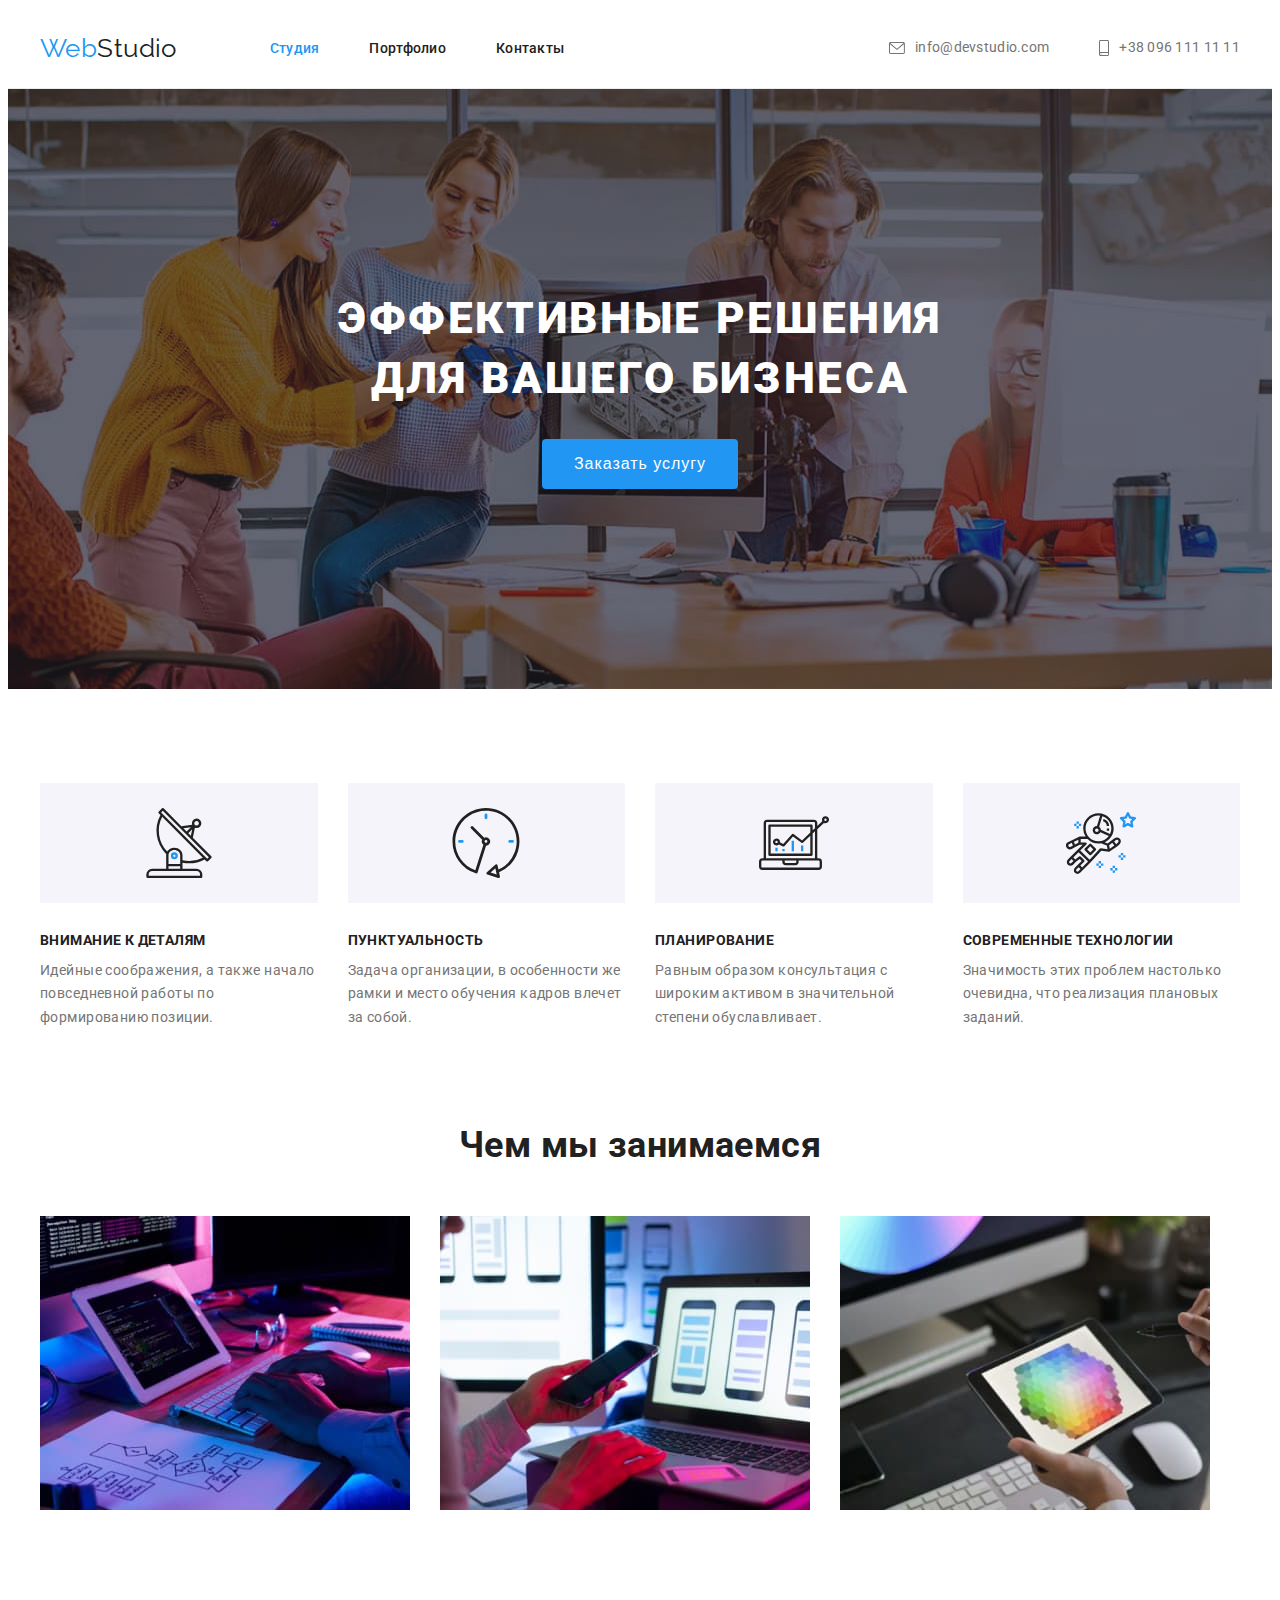
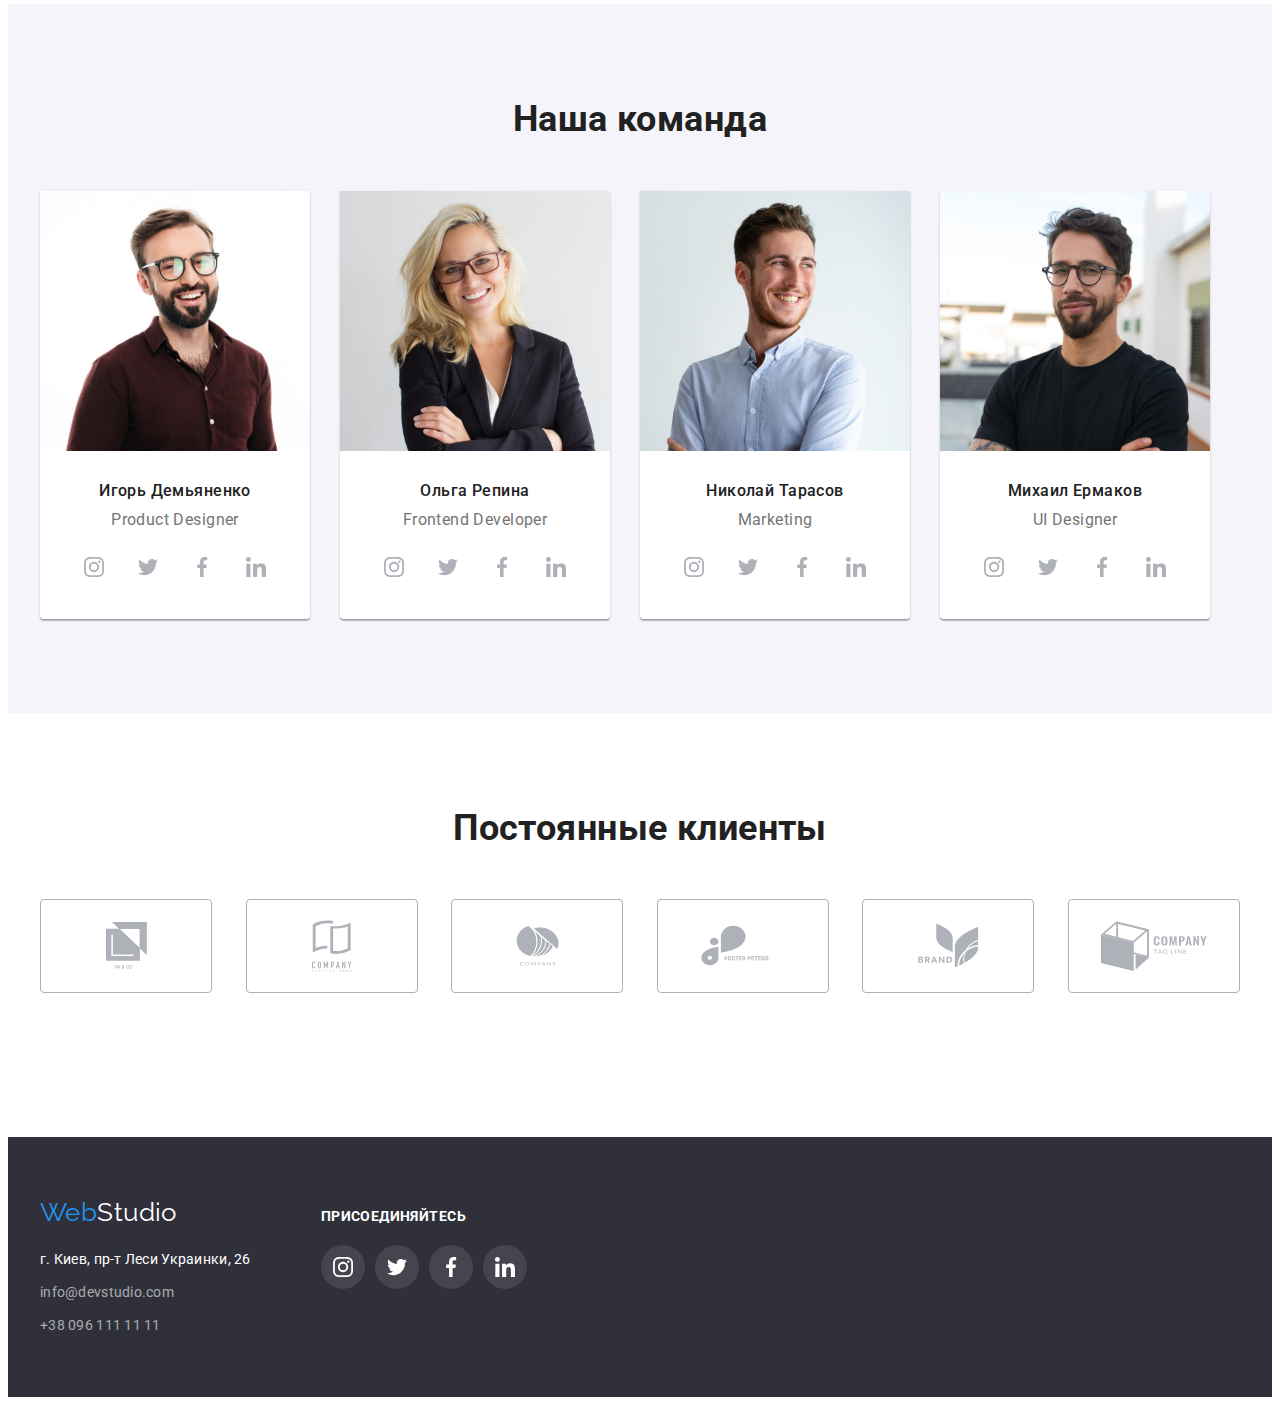
<file: index.html>
<!DOCTYPE html>
<html lang="ru">

<head>
    <meta charset="UTF-8">
    <meta http-equiv="X-UA-Compatible" content="IE=edge">
    <meta name="viewport" content="width=device-width, initial-scale=1.0">
    <title>WebStudio</title>
    <link rel="preconnect" href="https://fonts.gstatic.com">
    <link rel="stylesheet"
        href="https://fonts.googleapis.com/css2?family=Raleway:wght@700&family=Roboto:wght@400;500;700;900&display=swap">


    <link rel="stylesheet" href="https://cdnjs.cloudflare.com/ajax/libs/modern-normalize/1.1.0/modern-normalize.min.css"
        integrity="sha512-wpPYUAdjBVSE4KJnH1VR1HeZfpl1ub8YT/NKx4PuQ5NmX2tKuGu6U/JRp5y+Y8XG2tV+wKQpNHVUX03MfMFn9Q=="
        crossorigin="anonymous" referrerpolicy="no-referrer">
    <link rel="stylesheet" href="./css/style.css">
</head>

<body>

    <!--=========== HEADER =========== -->

    <header class="header">
        <div class="header-section container">
            <nav class="navigation">
                <div class="logo-box">
                    <a class="logo" href="./index.html"> <span class="logo-accent">Web</span>Studio</a>
                </div>

                <ul class="list nav-list">
                    <li class="nav-item"><a class="links active-links" href="./index.html"> Студия</a></li>
                    <li class="nav-item"><a class="links" href="./portfolio.html"> Портфолио</a></li>
                    <li class="nav-item"><a class="links" href="#address">Контакты</a></li>
                </ul>
            </nav>

            <ul class="list contacts-list">
                <li class="contacts-item">
                    <a  href="mailto:info@devstudio.com" class="links links-heder">
                        <svg class="icon-heder" width="16" height="12">
                            <use href="./images/decoration/symbol-defs.svg#envelope">
                        </svg> info@devstudio.com
                    </a>
                </li>

                <li class="contacts-item">
                    <a class="links links-heder" href="tel:+380961111111">
                        <svg class="icon-heder" width="10" height="16">
                            <use href="./images/decoration/symbol-defs.svg#smartphone"></use>
                        </svg> +38 096 111 11 11
                    </a>
                </li>
            </ul>

        </div>
    </header>

    <main>
        <!--  =========== HERO ===========  -->

        <section class="heroes-section section">
            <div class="container">
                <h1 class="heroes-title">Эффективные решения<br>для вашего бизнеса</h1>
                <button class="buttons heroes-button" type="button">Заказать услугу</button>
            </div>
        </section>

        <!--=========== ADVANTAGES ===========-->

        <section class="advantages-section section">
            <div class="container">
                <h2 class="title-hidden">Наши преимущества</h2>

                <ul class="list advantag-list">
                    <li class="advantag-item">
                        <div class="advantag-box">
                            <svg class="advantag-icon" width="70" height="70">
                                <use href="./images/decoration/symbol-defs.svg#antenna"></use>
                            </svg>
                        </div>
                        <h3 class="advantag-title">Внимание к деталям</h3>
                        <p class="advantag-desc">Идейные соображения, а также начало повседневной работы по формированию
                            позиции.</p>
                    </li>

                    <li class="advantag-item">
                        <div class="advantag-box">
                            <svg class="advantag-icon" width="70" height="70">
                                <use href="./images/decoration/symbol-defs.svg#clock"></use>
                            </svg>
                        </div>
                        <h3 class="advantag-title">Пунктуальность</h3>
                        <p class="advantag-desc">Задача организации, в особенности же рамки и место обучения кадров
                            влечет за собой.</p>
                    </li>

                    <li class="advantag-item">
                        <div class="advantag-box">
                            <svg class="advantag-icon" width="70" height="70">
                                <use href="./images/decoration/symbol-defs.svg#diagram"></use>
                            </svg>
                        </div>
                        <h3 class="advantag-title">Планирование</h3>
                        <p class="advantag-desc">Равным образом консультация с широким активом в значительной степени
                            обуславливает.</p>
                    </li>

                    <li class="advantag-item">
                        <div class="advantag-box">
                            <svg class="advantag-icon" width="70" height="70">
                                <use href="./images/decoration/symbol-defs.svg#astronaut"></use>
                            </svg>
                        </div>
                        <h3 class="advantag-title">Современные технологии</h3>
                        <p class="advantag-desc">Значимость этих проблем настолько очевидна, что реализация плановых
                            заданий.</p>
                    </li>
                </ul>
            </div>
        </section>

        <!--=========== ENGAGE ===========-->

        <section class="engage-section section">
            <div class="container">
                <h2 class="regular-title">Чем мы занимаемся</h2>
                <ul class="list engage-list">
                    <li class="engage-item"><img class="picture" src="./images/work/typing.jpg"
                            alt="Процесс написания кода" width="370" height="294"></li>
                    <li class="engage-item"><img class="picture" src="./images/work/mobile.jpg"
                            alt="Процесс адаптация под мобильные устройства" width="370" height="294"></li>
                    <li class="engage-item"><img class="picture" src="./images/work/palette.jpg"
                            alt="Процесс работы с палитрой цветов" width="370" height="294"></li>
                </ul>
            </div>
        </section>

        <!--  =========== TEAM =========== -->

        <section class="team-section section">
            <div class="container">
                <h2 class="regular-title">Наша команда</h2>
                <ul class="list team-list">
                    <li class="team-item">
                        <img class="picture" src="./images/team/demyanenko.jpg" alt="фотография Игоря Демьяненко"
                            width="270" height="260">
                        <div class="team-person">
                            <h3 class="team-name">Игорь Демьяненко</h3>
                            <p class="team-position" lang="en">Product Designer</p>

                            <ul class="list social-list">
                                <li>
                                    <a href="#" class="social-list-link">
                                        <svg class="social-list-icon">
                                            <use href="./images/decoration/symbol-defs.svg#icon-instagram"></use>
                                        </svg>
                                    </a>
                                </li>
                                <li>
                                    <a href="#" class="social-list-link">
                                        <svg class="social-list-icon">
                                            <use href="./images/decoration/symbol-defs.svg#icon-twitter"></use>
                                        </svg>
                                    </a>
                                </li>
                                <li>
                                    <a href="#" class="social-list-link">
                                        <svg class="social-list-icon">
                                            <use href="./images/decoration/symbol-defs.svg#icon-facebook"></use>
                                        </svg>
                                    </a>
                                </li>
                                <li>
                                    <a href="#" class="social-list-link">
                                        <svg class="social-list-icon">
                                            <use href="./images/decoration/symbol-defs.svg#icon-linkedin"></use>
                                        </svg>
                                    </a>
                                </li>
                            </ul>
                        </div>
                    </li>
                    <li class="team-item">
                        <img class="picture" src="./images/team/repina.jpg" alt="фотография Ольги Репиной" width="270"
                            height="260">
                        <div class="team-person">
                            <h3 class="team-name">Ольга Репина</h3>
                            <p class="team-position" lang="en">Frontend Developer</p>
                            <ul class="list social-list">
                                <li>
                                    <a href="#" class="social-list-link">
                                        <svg class="social-list-icon">
                                            <use href="./images/decoration/symbol-defs.svg#icon-instagram"></use>
                                        </svg>
                                    </a>
                                </li>
                                <li>
                                    <a href="#" class="social-list-link">
                                        <svg class="social-list-icon">
                                            <use href="./images/decoration/symbol-defs.svg#icon-twitter"></use>
                                        </svg>
                                    </a>
                                </li>
                                <li>
                                    <a href="#" class="social-list-link">
                                        <svg class="social-list-icon">
                                            <use href="./images/decoration/symbol-defs.svg#icon-facebook"></use>
                                        </svg>
                                    </a>
                                </li>
                                <li>
                                    <a href="#" class="social-list-link">
                                        <svg class="social-list-icon">
                                            <use href="./images/decoration/symbol-defs.svg#icon-linkedin"></use>
                                        </svg>
                                    </a>
                                </li>
                            </ul>
                        </div>
                    </li>

                    <li class="team-item">
                        <img class="picture" src="./images/team/tarasov.jpg" alt="фотография Николая Тарасова"
                            width="270" height="260">
                        <div class="team-person">
                            <h3 class="team-name">Николай Тарасов</h3>
                            <p class="team-position" lang="en">Marketing</p>
                            <ul class="list social-list">
                                <li>
                                    <a href="#" class="social-list-link">
                                        <svg class="social-list-icon">
                                            <use href="./images/decoration/symbol-defs.svg#icon-instagram"></use>
                                        </svg>
                                    </a>
                                </li>
                                <li>
                                    <a href="#" class="social-list-link">
                                        <svg class="social-list-icon">
                                            <use href="./images/decoration/symbol-defs.svg#icon-twitter"></use>
                                        </svg>
                                    </a>
                                </li>
                                <li>
                                    <a href="#" class="social-list-link">
                                        <svg class="social-list-icon">
                                            <use href="./images/decoration/symbol-defs.svg#icon-facebook"></use>
                                        </svg>
                                    </a>
                                </li>
                                <li>
                                    <a href="#" class="social-list-link">
                                        <svg class="social-list-icon">
                                            <use href="./images/decoration/symbol-defs.svg#icon-linkedin"></use>
                                        </svg>
                                    </a>
                                </li>
                            </ul>
                        </div>
                    </li>

                    <li class="team-item">
                        <img class="picture" src="./images/team/ermakov.jpg" alt="фотография Михаила Ермакова"
                            width="270" height="260">
                        <div class="team-person">
                            <h3 class="team-name">Михаил Ермаков</h3>
                            <p class="team-position" lang="en">UI Designer</p>
                            <ul class="list social-list">
                                <li>
                                    <a href="#" class="social-list-link">
                                        <svg class="social-list-icon">
                                            <use href="./images/decoration/symbol-defs.svg#icon-instagram"></use>
                                        </svg>
                                    </a>
                                </li>
                                <li>
                                    <a href="#" class="social-list-link">
                                        <svg class="social-list-icon">
                                            <use href="./images/decoration/symbol-defs.svg#icon-twitter"></use>
                                        </svg>
                                    </a>
                                </li>
                                <li>
                                    <a href="#" class="social-list-link">
                                        <svg class="social-list-icon">
                                            <use href="./images/decoration/symbol-defs.svg#icon-facebook"></use>
                                        </svg>
                                    </a>
                                </li>
                                <li>
                                    <a href="#" class="social-list-link">
                                        <svg class="social-list-icon">
                                            <use href="./images/decoration/symbol-defs.svg#icon-linkedin"></use>
                                        </svg>
                                    </a>
                                </li>
                            </ul>
                        </div>
                    </li>
                </ul>
            </div>
        </section>

        <!--  ===========CLIENTS =========== -->

        <section class="clients-section section">
            <div class="container">
                <h2 class="regular-title">Постоянные клиенты</h2>
                <ul class="list clients-list">
                    <li>
                        <a class="clients-link" href="#">
                            <svg class="clients-icon" width="41" height="47">
                                <use href="./images/decoration/symbol-defs.svg#client_1"></use>
                            </svg>
                        </a>
                    </li>

                    <li>
                        <a href="#" class="clients-link">
                            <svg class="clients-icon" width="40" height="52">
                                <use href="./images/decoration/symbol-defs.svg#client_2"></use>
                            </svg>
                        </a>
                    </li>
                    <li>
                        <a href="#" class="clients-link">
                            <svg class="clients-icon" width="43" height="41">
                                <use href="./images/decoration/symbol-defs.svg#client_3"></use>
                            </svg>
                        </a>
                    </li>
                    <li>
                        <a href="#" class="clients-link">
                            <svg class="clients-icon" width="84" height="41">
                                <use href="./images/decoration/symbol-defs.svg#client_4"></use>
                            </svg>
                        </a>
                    </li>
                    <li>
                        <a href="#" class="clients-link">
                            <svg class="clients-icon" width="63" height="45">
                                <use href="./images/decoration/symbol-defs.svg#client_5"></use>
                            </svg>
                        </a>
                    </li>
                    <li>
                        <a href="#" class="clients-link">
                            <svg class="clients-icon" width="106" height="60">
                                <use href="./images/decoration/symbol-defs.svg#client_6"></use>
                            </svg>
                        </a>
                    </li>
                </ul>

            </div>
        </section>

    </main>

    <!--=========== FOOTER ===========-->

    <footer class="footer-section">
        <div class="container footer-container">
            <div>
                <a class="logo" href="./index.html"> <span class="logo-accent">Web</span>Studio</a>
                <address id="address">
                    <ul class="list">
                        <li class="footer-contacts-item">
                            <a class="links address" href="https://goo.gl/maps/96PufuZdgSu5sorj6" target="blank"
                                rel="nofollow noreferrer">г. Киев, пр-т Леси Украинки, 26</a>
                        </li>
                        <li class="footer-contacts-item">
                            <a class="links links-footer" href="mailto:info@devstudio.com">info@devstudio.com</a>
                        </li>
                        <li class="footer-contacts-item">
                            <a class="links links-footer" href="tel:+380961111111">+38 096 111 11 11</a>
                        </li>
                    </ul>
                </address>
            </div>

            <div class="footer-social">
                <h3 class="footer-title">Присоединяйтесь</h3>
                <ul class="list footer-social-list">
                    <li class="footer-social-item">
                        <a href="#" class="footer-social-link">
                            <svg class="footer-social-icon">
                                <use href="./images/decoration/symbol-defs.svg#icon-instagram"></use>
                            </svg>
                        </a>
                    </li>
                    <li class="footer-social-item">
                        <a href="#" class="footer-social-link">
                            <svg class="footer-social-icon">
                                <use href="./images/decoration/symbol-defs.svg#icon-twitter"></use>
                            </svg>
                        </a>
                    </li>
                    <li class="footer-social-item">
                        <a href="#" class="footer-social-link">
                            <svg class="footer-social-icon">
                                <use href="./images/decoration/symbol-defs.svg#icon-facebook"></use>
                            </svg>
                        </a>
                    </li>
                    <li class="footer-social-item">
                        <a href="#" class="footer-social-link">
                            <svg class="footer-social-icon">
                                <use href="./images/decoration/symbol-defs.svg#icon-linkedin"></use>
                            </svg>
                        </a>
                    </li>
                </ul>
            </div>
        </div>
    </footer>
</body>

</html>
</file>
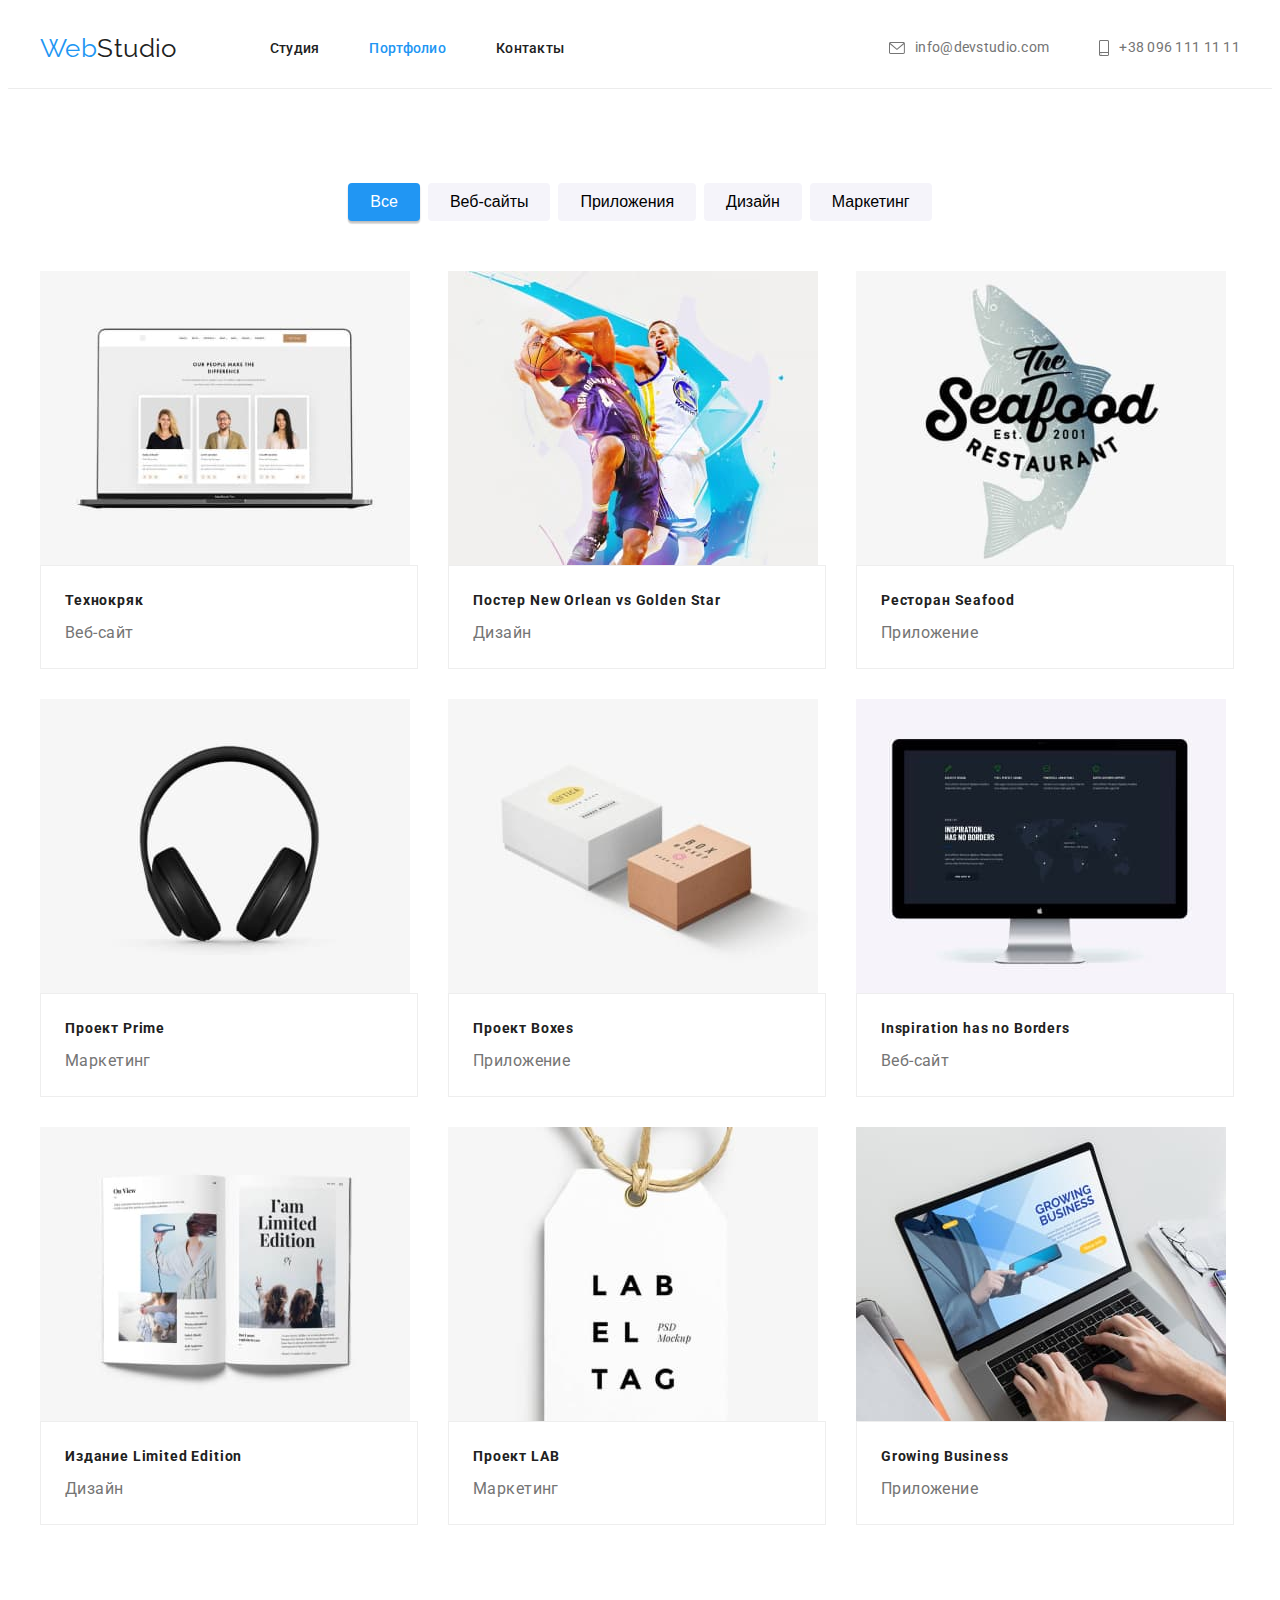
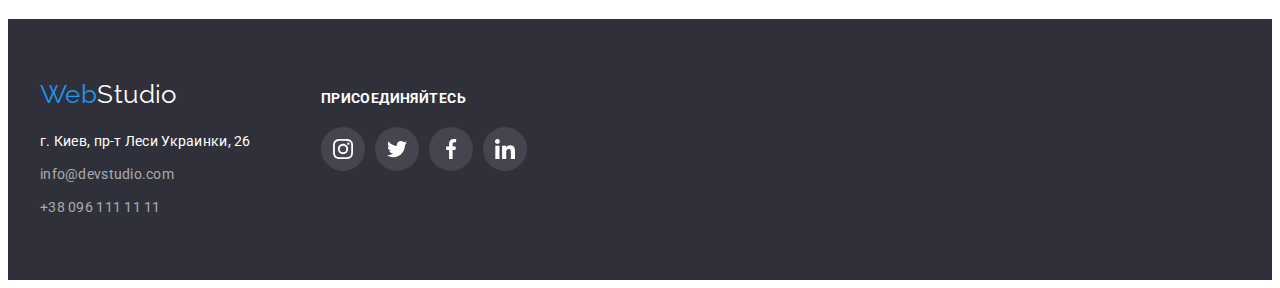
<file: portfolio.html>
<!DOCTYPE html>
<html lang="ru">

<head>
    <meta charset="UTF-8">
    <meta http-equiv="X-UA-Compatible" content="IE=edge">
    <meta name="viewport" content="width=device-width, initial-scale=1.0">
    <title>Portfolio</title>
    <link rel="preconnect" href="https://fonts.gstatic.com">
    <link rel="stylesheet"
        href="https://fonts.googleapis.com/css2?family=Raleway:wght@700&family=Roboto:wght@400;500;700;900&display=swap">
    <link rel="stylesheet" href="https://cdnjs.cloudflare.com/ajax/libs/modern-normalize/1.1.0/modern-normalize.min.css"
        integrity="sha512-wpPYUAdjBVSE4KJnH1VR1HeZfpl1ub8YT/NKx4PuQ5NmX2tKuGu6U/JRp5y+Y8XG2tV+wKQpNHVUX03MfMFn9Q=="
        crossorigin="anonymous" referrerpolicy="no-referrer">
    <link rel="stylesheet" href="./css/style.css">
</head>

<body>

    <!--=========== HEADER =========== -->

    <header class="header">
        <div class="header-section container">
            <nav class="navigation">
                <div class="logo-box">
                    <a class="logo" href="./index.html"> <span class="logo-accent">Web</span>Studio</a>
                </div>

                <ul class="list nav-list">
                    <li class="nav-item"><a class="links" href="./index.html"> Студия</a></li>
                    <li class="nav-item"><a class="links active-links" href="./portfolio.html"> Портфолио</a></li>
                    <li class="nav-item"><a class="links" href="#address">Контакты</a></li>
                </ul>
            </nav>

            <ul class="list contacts-list">
                <li class="contacts-item">
                    <a class="links links-heder" href="mailto:info@devstudio.com">
                        <svg class="icon-heder" width="16" height="12">
                            <use href="./images/decoration/symbol-defs.svg#envelope"></use>
                        </svg>
                        info@devstudio.com
                    </a>
                </li>

                <li class="contacts-item">
                    <a class="links links-heder" href="tel:+380961111111">

                        <svg class="icon-heder" width="10" height="16">
                            <use href="./images/decoration/symbol-defs.svg#smartphone"></use>
                        </svg>
                        +38 096 111 11 11</a>
                </li>
            </ul>
        </div>
    </header>

    <!-- =========== PORTFOLIO =========== -->

    <main>
        <section class="section">
            <div class="container">
                <h2 class="title-hidden">Фильтры</h2>
                <ul class="list filters-list">
                    <li class="filters-item"><button type="button" class="buttons active-button">Все</button></li>
                    <li class="filters-item"><button type="button" class="buttons">Веб-сайты</button></li>
                    <li class="filters-item"><button type="button" class="buttons">Приложения</button></li>
                    <li class="filters-item"><button type="button" class="buttons">Дизайн</button></li>
                    <li class="filters-item"><button type="button" class="buttons">Маркетинг</button></li>
                </ul>

                <h2 class="title-hidden">Наши работы</h2>
                <ul class="list works-list">
                    <li class="works-item shadow">
                        <img class="picture" src="./images/portfolio/technocryk.jpg"
                            alt="стартовая страница веб-сайта Технокряк" width="370" height="294">
                        <div class="works-desc">
                            <h3 class="works-title">Технокряк</h3>
                            <p class="works-type">Веб-сайт</p>
                        </div>
                    </li>

                    <li class="works-item shadow">
                        <img class="picture" src="./images/portfolio/neworlean.jpg" alt="постер с двумя баскетболистами"
                            width="370" height="294">
                        <div class="works-desc">
                            <h3 class="works-title">Постер <span lang="en">New Orlean vs Golden Star</span></h3>
                            <p class="works-type">Дизайн</p>
                        </div>
                    </li>

                    <li class="works-item shadow">
                        <img class="picture" src="./images/portfolio/seafood.jpg"
                            alt="логтип ресторана, название на фоне рыбы" width="370" height="294">
                        <div class="works-desc">
                            <h3 class="works-title">Ресторан <span lang="en">Seafood</span></h3>
                            <p class="works-type">Приложение</p>
                        </div>
                    </li>

                    <li class="works-item shadow">
                        <img class="picture" src="./images/portfolio/prime.jpg" alt="наушники закрытого типа"
                            width="370" height="294">
                        <div class="works-desc">
                            <h3 class="works-title">Проект <span lang="en">Prime</span></h3>
                            <p class="works-type">Маркетинг</p>
                        </div>
                    </li>
                    <li class="works-item shadow">
                        <img class="picture" src="./images/portfolio/boxes.jpg" alt="две коробки" width="370"
                            height="294">
                        <div class="works-desc">
                            <h3 class="works-title">Проект <span lang="en">Boxes</span></h3>
                            <p class="works-type">Приложение</p>
                        </div>
                    </li>

                    <li class="works-item shadow">
                        <img class="picture" src="./images/portfolio/inspiration.jpg" alt="стартовая страница веб-сайта"
                            width="370" height="294">
                        <div class="works-desc">
                            <h3 class="works-title" lang="en">Inspiration has no Borders</h3>
                            <p class="works-type">Веб-сайт</p>
                        </div>
                    </li>

                    <li class="works-item shadow">
                        <img class="picture" src="./images/portfolio/limitededition.jpg"
                            alt="разворот глянцевого журнала" width="370" height="294">
                        <div class="works-desc">
                            <h3 class="works-title">Издание <span lang="en">Limited Edition</span></h3>
                            <p class="works-type">Дизайн</p>
                        </div>
                    </li>

                    <li class="works-item shadow">
                        <img class="picture" src="./images/portfolio/lab.jpg" alt="логотип Проект LAB" width="370"
                            height="294">
                        <div class="works-desc">
                            <h3 class="works-title">Проект <span lang="en">LAB</span></h3>
                            <p class="works-type">Маркетинг</p>
                        </div>
                    </li>

                    <li class="works-item shadow">
                        <img class="picture" src="./images/portfolio/growingbusiness.jpg"
                            alt="стартовая страница приложения" width="370" height="294">
                        <div class="works-desc">
                            <h3 class="works-title" lang="en">Growing Business</h3>
                            <p class="works-type">Приложение</p>
                        </div>
                    </li>
                </ul>
            </div>
        </section>
    </main>

    <!--footer-->

    <footer class="footer-section">
        <div class="container footer-container">
            <div>
                <a class="logo" href="./index.html"> <span class="logo-accent">Web</span>Studio</a>
                <address id="address">
                    <ul class="list footer-contacts-list">
                        <li class="footer-contacts-item">
                            <a class="links address" href="https://goo.gl/maps/96PufuZdgSu5sorj6" target="blank"
                                rel="nofollow noreferrer">г. Киев, пр-т Леси Украинки, 26</a>
                        </li>
                        <li class="footer-contacts-item">
                            <a class="links links-footer" href="mailto:info@devstudio.com">info@devstudio.com</a>
                        </li>
                        <li class="footer-contacts-item">
                            <a class="links links-footer" href="tel:+380961111111">+38 096 111 11 11</a>
                        </li>
                    </ul>
                </address>
            </div>

            <div class="footer-social">
                <h3 class="footer-title">Присоединяйтесь</h3>
                <ul class="list footer-social-list">
                    <li class="footer-social-item">
                        <a href="#" class="footer-social-link">
                            <svg class="footer-social-icon">
                                <use href="./images/decoration/symbol-defs.svg#icon-instagram"></use>
                            </svg>
                        </a>
                    </li>
                    <li class="footer-social-item">
                        <a href="#" class="footer-social-link">
                            <svg class="footer-social-icon">
                                <use href="./images/decoration/symbol-defs.svg#icon-twitter"></use>
                            </svg>
                        </a>
                    </li>
                    <li class="footer-social-item">
                        <a href="#" class="footer-social-link">
                            <svg class="footer-social-icon">
                                <use href="./images/decoration/symbol-defs.svg#icon-facebook"></use>
                            </svg>
                        </a>
                    </li>
                    <li class="footer-social-item">
                        <a href="#" class="footer-social-link">
                            <svg class="footer-social-icon">
                                <use href="./images/decoration/symbol-defs.svg#icon-linkedin"></use>
                            </svg>
                        </a>
                    </li>
                </ul>
            </div>
        </div>
    </footer>
</body>

</html>
</file>
<file: css/style.css>
:root {
  --primary-font-color: #757575;
  --secondary-font-collor: #212121;
  --primary-back-color: #fff;
  --secondary-back-color: #2f303a;
  --accent-color: #2196f3;

  --primary-font-family: Roboto, sans-serif;
}

body {
  letter-spacing: 0.03em;
  font-family: var(--primary-font-family);
  font-size: 14px;
  color: var(--primary-font-color);
  background-color: var(--primary-back-color);
}

h1,
h2,
h3,
h4,
h5,
h6,
p {
  margin-top: 0px;
  margin-bottom: 0px;
}

/* =========== COMMON =========== */

/*links*/

.links {
  text-decoration: none;
  color: var(--secondary-font-collor);
  letter-spacing: 0.02em;
  line-height: 1.14;
  font-style: normal;
}

.active-links,
.links:focus,
.links:hover {
  color: var(--accent-color);
}

.list {
  list-style-type: none;

  margin-top: 0px;
  margin-bottom: 0px;
  padding: 0px;
}

/*buttons*/

.buttons {
  padding: 6px 22px;

  font-size: 16px;
  line-height: 1.63;
  background-color: #f5f4fa;
  border-radius: 4px;
  border: 0px;
  font-weight: 500;

  cursor: pointer;
}

.title-hidden {
  display: none;
}

.regular-title {
  font-size: 36px;
  line-height: 1.17;
  color: var(--secondary-font-collor);

  margin-top: 0px;
  margin-bottom: 50px;
}

.container {
  width: 1200px;
  margin: auto;
  padding: 0 15px;
}

.section {
  padding-top: 94px;
  padding-bottom: 94px;
}

/* =========== HEADER =========== */
.header {
  border-bottom: 1px solid #ececec;
}
.header-section {
  display: flex;
}

/* logo */

.logo {
  display: block;

  font-family: Raleway;
  font-size: 26px;
  line-height: 1.19;
  color: var(--secondary-font-collor);
  text-decoration: none;
}

.logo-accent {
  color: var(--accent-color);
}

.footer-section .logo {
  color: var(--primary-back-color);
  margin-bottom: 20px;
}

.logo-box {
  margin-right: 93px;
}

/* =========== NAVIGATION =========== */

.navigation {
  display: flex;
  align-items: center;
}

.nav-list {
  display: flex;
  font-weight: 500;
}

.contacts-list {
  display: flex;
  margin-left: auto;
  align-items: center;
}

.links-heder {
  display: flex;
  align-items: center;

  color: var(--primary-font-color);
}

.nav-item > .links,
.contacts-item > .links {
  padding-top: 32px;
  padding-bottom: 32px;
}

.nav-item:not(:last-child),
.contacts-item:not(:last-child) {
  margin-right: 50px;
}

.icon-heder {
  margin-right: 10px;
  fill: var(--primary-font-color);
}

.links-heder:hover .icon-heder {
  fill: var(--accent-color);
}

/* =========== HERO =========== */
.heroes-section {
  background-color: var(--secondary-back-color);
  background-image: linear-gradient(
      rgba(47, 48, 58, 0.4),
      rgba(47, 48, 58, 0.4)
    ),
    url(../images/decoration/hero.jpg);

  background-position: center;
  background-size: cover;
  max-width: 1600px;
  align-items: center;
  text-align: center;
  margin: 0 auto;

  padding-top: 200px;
  padding-bottom: 200px;
}

.heroes-title {
  font-weight: 900;
  font-size: 44px;
  line-height: 1.36;
  letter-spacing: 0.06em;
  color: var(--primary-back-color);
  text-transform: uppercase;

  margin-top: 0px;
  margin-bottom: 30px;
}

.heroes-button {
  padding: 10px 32px;

  font-size: 16px;
  line-height: 1.87;
  letter-spacing: 0.06em;
  color: var(--primary-back-color);
  background-color: var(--accent-color);

  border-width: 1px;
}

.heroes-section .heroes-button:hover,
.heroes-section .heroes-button:focus {
  background-color: #188ce8;
}

/* =========== ADVANTAGES =========== */

.advantages-section {
  line-height: 1.71;
  margin-bottom: 0px;

  padding-bottom: 47px;
}
.advantag-title {
  color: var(--secondary-font-collor);
  font-size: 14px;
  line-height: 1.14;
  text-transform: uppercase;

  margin-bottom: 10px;
}

.advantag-desc {
  line-height: 1.71;
}

.advantag-list {
  display: flex;
  flex-wrap: wrap;
}

.advantag-item {
  margin-right: 30px;
  flex-basis: calc((100% - 90px) / 4);
}

.advantag-item:last-child {
  margin-right: 0px;
}

.advantag-icon {
  display: block;
  height: 120px;
}

.advantag-box {
  display: flex;
  justify-content: center;
  align-items: center;
  margin-bottom: 30px;
  background-color: #f5f4fa;
}

/* .advantag-item::before {
  display: block;
  content: "";
  height: 120px;
  background-size: 70px;
  margin-bottom: 30px;
  background-repeat: no-repeat;
  background-position: center;
  background-color: #f5f4fa;
}
.icon-antenna::before {
  background-image: url(../images/decoration/svg/antenna.svg);
}
.icon-clock::before {
  background-image: url(../images/decoration/svg/clock.svg);
}
.icon-diagram::before {
  background-image: url(../images/decoration/svg/diagram.svg);
}
.icon-astronaut::before {
  background-image: url(../images/decoration/svg/astronaut.svg);
} */

/* =========== ENGAGE =========== */

.engage-section {
  text-align: center;
  padding-top: 47px;
}

.engage-list {
  display: flex;
  padding-left: 0px;
}

.engage-item:not(:last-of-type) {
  margin-right: 30px;
}

.picture {
  display: block;
}

/* =========== TEAM =========== */

.team-section {
  font-size: 16px;
  line-height: 1.19;
  text-align: center;

  background-color: #f5f4fa;
}

.team-person {
  background-color: var(--primary-back-color);
  padding-top: 30px;
  padding-bottom: 30px;
  padding-left: 32px;
  padding-right: 32px;

  border-radius: 0px 0px 4px 4px;
  /* border-radius и тут и в team-item ???
  скругления пропадают без одного из них  */
}

.team-name {
  font-size: 16px;
  font-weight: 500;
  color: #212121;

  margin-bottom: 10px;
}

.team-position {
  margin-bottom: 16px;
}

.team-list {
  display: flex;
  padding-left: 0px;
}

.team-item {
  box-shadow: 0px 1px 3px rgba(0, 0, 0, 0.12), 0px 1px 1px rgba(0, 0, 0, 0.14),
    0px 2px 1px rgba(0, 0, 0, 0.2);
  border-radius: 0px 0px 4px 4px;
  margin-right: 30px;
}

.team-item:last-of-type {
  margin-right: 0px;
}

.social-list {
  display: flex;
  justify-content: space-between;
}

.social-list-link {
  display: flex;
  align-items: center;
  justify-content: center;
  width: 44px;
  height: 44px;
  border-radius: 50%;
}

.social-list-icon {
  width: 20px;
  height: 20px;
  fill: #afb1b8;
}

.social-list-link:hover,
.social-list-link:focus {
  background-color: var(--accent-color);
}

.social-list-link:hover .social-list-icon,
.social-list-link:focus .social-list-icon {
  fill: var(--primary-back-color);
}
/*??? Почему не вышло как на лекции ??? 
fill не меняет цвет иконки
*/
/* .social-list-link:hover,
.social-list-link:focus {
  background-color: var(--accent-color);
  fill: var(--primary-back-color);
} */

/* ===========CLIENTS =========== */

.clients-section {
  text-align: center;
  margin-bottom: 50px;
}

.clients-list {
  display: flex;
}

.clients-list {
  display: flex;
  justify-content: space-between;
}

.clients-link {
  display: flex;
  justify-content: center;
  align-items: center;
  width: 170px;
  height: 92px;

  border: 1px solid #afb1b8;
  border-radius: 4px;
}

.clients-icon {
  fill: #afb1b8;
}

.clients-link:focus,
.clients-link:hover {
  border-color: var(--accent-color);
}

.clients-link:hover .clients-icon,
.clients-link:focus .clients-icon {
  fill: var(--accent-color);
}

/* =========== FOOTER =========== */

.footer-section {
  background-color: var(--secondary-back-color);
  line-height: 1.71;
  padding-top: 60px;
  padding-bottom: 60px;
}

.footer-contacts-item:not(:last-child) {
  display: block;
  margin-bottom: 9px;
}

.links-footer {
  color: rgba(255, 255, 255, 0.6);
}

.address {
  color: var(--primary-back-color);
}

.footer-social-list {
  display: flex;
}

.footer-container {
  display: flex;
  justify-content: flex-start;
}

.footer-social {
  margin-left: 70px;
  padding-top: 12px;
  /* Пожалуй такой костыль, что капец
  падинги плюсуются и я добавил нехватающие 
  как этот блок разместить по другому?*/
  padding-bottom: 40px;
}

.footer-title {
  color: var(--primary-back-color);
  letter-spacing: 0.03em;
  text-transform: uppercase;
  font-weight: 700;
  font-size: 14px;
  line-height: 1.14;

  margin-bottom: 20px;
}

.footer-social-list {
  display: flex;
  justify-content: space-between;
}

.footer-social-link {
  display: flex;
  align-items: center;
  justify-content: center;

  width: 44px;
  height: 44px;

  background-color: rgba(255, 255, 255, 0.1);
  border-radius: 100%;
}

.footer-social-item:not(:last-child) {
  margin-right: 10px;
}

.footer-social-icon {
  width: 20px;
  height: 20px;
  fill: var(--primary-back-color);
}

.footer-social-link:focus,
.footer-social-link:hover {
  background-color: var(--accent-color);
}

/* =========== PORTFOLIO =========== *

/* =========== FILTER =========== */

.filters-list {
  display: flex;
  justify-content: center;
  margin-bottom: 50px;
}

.filters-item:not(:last-child) {
  margin-right: 8px;
}

.active-button,
.buttons:focus,
.buttons:hover {
  color: var(--primary-back-color);
  background-color: var(--accent-color);

  box-shadow: 0px 2px 2px 0 rgba(0, 0, 0, 0.12),
    0px 1px 2px 0 rgba(0, 0, 0, 0.08), 0px 3px 1px 0 rgba(0, 0, 0, 0.1);
}

/* =========== WORKS =========== */

.works-desc {
  padding: 20px 24px;
  border: 1px solid #eeeeee;
}
.works-title {
  font-size: 18px;
  line-height: 2;
  letter-spacing: 0.06em;
  color: var(--secondary-font-collor);
  font-size: 14px;

  margin-bottom: 4px;
}

.works-type {
  font-size: 16px;
  line-height: 1.87;
}

.works-list {
  display: flex;
  flex-wrap: wrap;

  padding-left: 0px;
  margin-left: -30px;
  margin-top: -30px;
}

.works-item {
  margin-left: 30px;
  margin-top: 30px;

  flex-basis: calc((100% - 96px) / 3);

  cursor: pointer;
}

.shadow:hover,
.shadow:focus {
  box-shadow: 1px 4px 6px 0 rgba(0, 0, 0, 0.16), 0 4px 4px 0 rgba(0, 0, 0, 0.06),
    0 1px 1px 0 rgba(0, 0, 0, 0.12);
}
</file>
